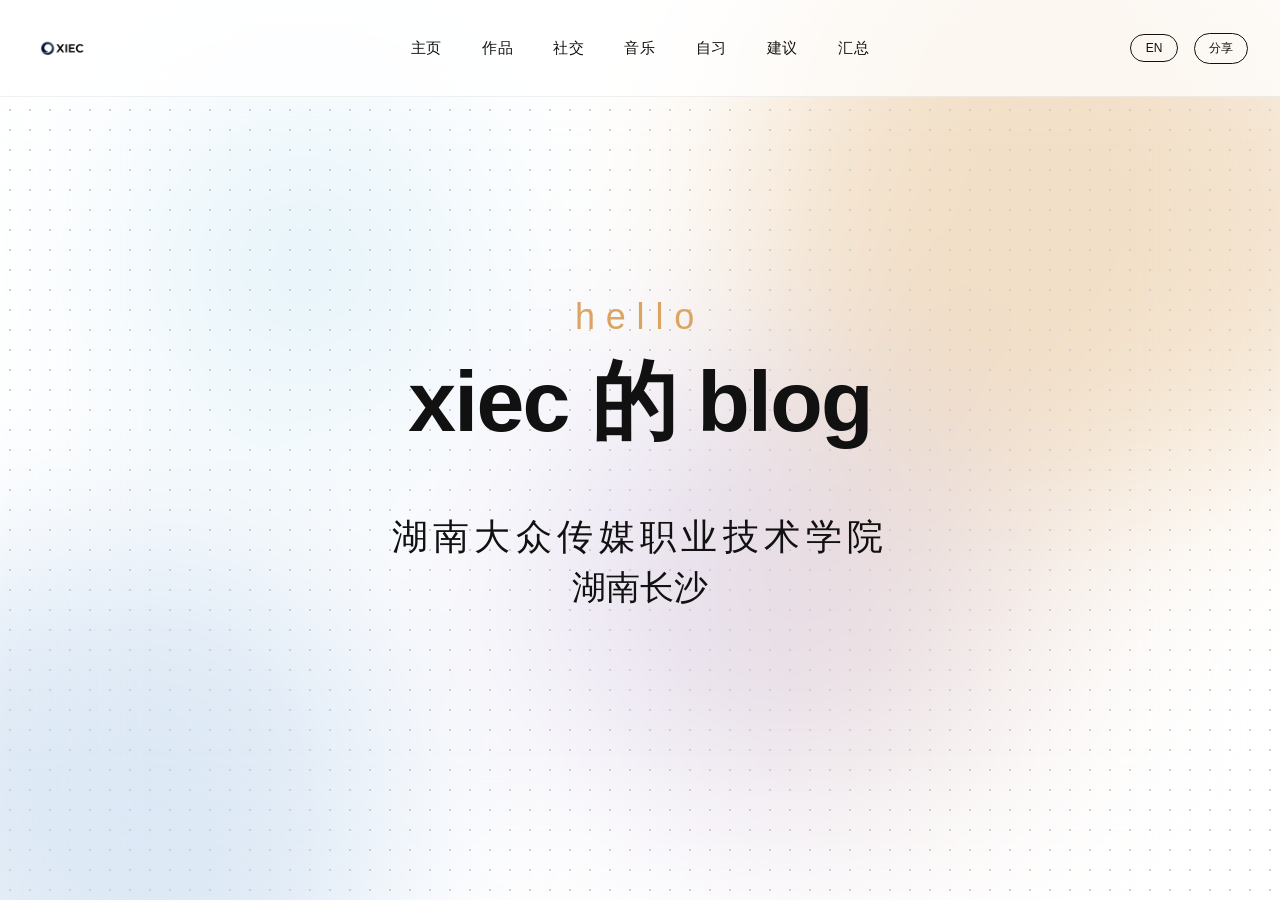
<file: index.html>
<!DOCTYPE html>
<html lang="zh-CN">
<head>
  <meta charset="UTF-8" />
  <meta name="viewport" content="width=device-width, initial-scale=1.0" />
  <title>xiec 的 blog</title>
  <link rel="stylesheet" href="./styles.css" />
</head>
<body class="page-home">
  <!-- Header -->
  <header class="header">
    <div class="header__left">
      <a href="./index.html" class="header__logo">
        <img src="./images/logo.png" alt="XIEC" class="header__logoImg" />
      </a>
    </div>
    <nav class="header__nav">
      <a href="#" class="header__navLink is-active">主页</a>
      <a href="./works.html" class="header__navLink">作品</a>
      <a href="./social.html" class="header__navLink">社交</a>
      <a href="./music.html" class="header__navLink">音乐</a>
      <a href="./zixi.html" class="header__navLink" target="_blank">自习</a>
      <a href="./suggest.html" class="header__navLink">建议</a>
      <a href="./summary.html" class="header__navLink">汇总</a>
    </nav>
    <div class="header__right">
      <button class="header__lang">EN</button>
      <button class="header__share">分享</button>
    </div>
  </header>

  <!-- 毛玻璃 + 色彩流动背景 -->
  <div class="flow-bg">
    <div class="flow-blob flow-blob--1"></div>
    <div class="flow-blob flow-blob--2"></div>
    <div class="flow-blob flow-blob--3"></div>
    <div class="flow-blob flow-blob--4"></div>
    <div class="flow-blob flow-blob--5"></div>
  </div>
  <div class="glass-overlay"></div>

  <!-- Hero 区域 -->
  <section class="hero">
    <div class="hero__content">
      <div class="hero__brand">hello</div>
      <h1 class="hero__title" id="heroTitle">xiec 的 blog</h1>
      <div class="hero__countdown">
        <div class="hero__label">湖南大众传媒职业技术学院</div>
        <div class="hero__num" id="heroNum">湖南长沙</div>
      </div>
    </div>
  </section>

  <!-- 自定义光标 -->
  <div class="cursor" id="cursor"></div>

  <script src="./script.js"></script>
</body>
</html>
</file>
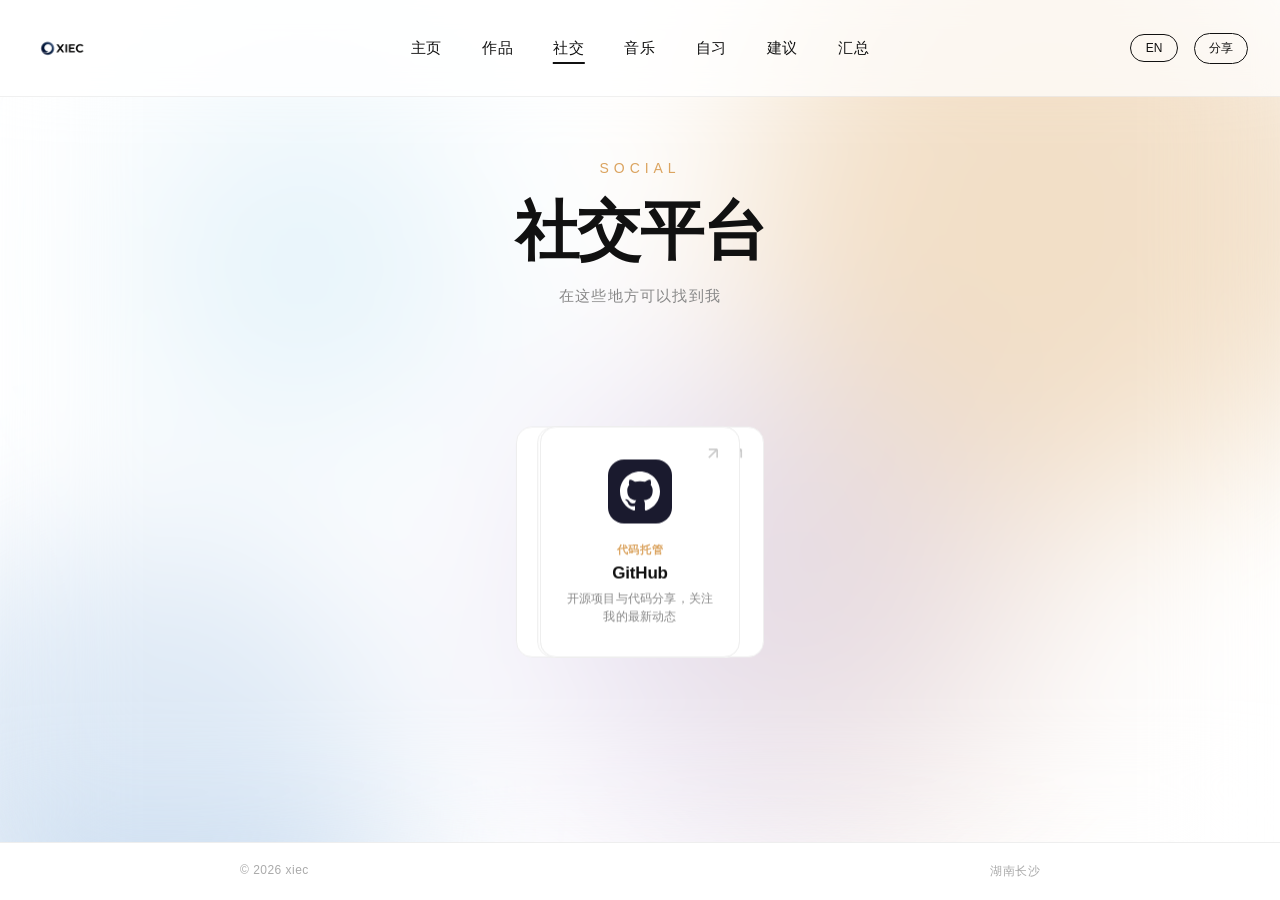
<file: social.html>
<!DOCTYPE html>
<html lang="zh-CN">
<head>
  <meta charset="UTF-8" />
  <meta name="viewport" content="width=device-width, initial-scale=1.0" />
  <title>社交 - xiec 的 blog</title>
  <link rel="stylesheet" href="./styles.css" />
  <link rel="stylesheet" href="./social.css" />
</head>
<body>
  <!-- Header -->
  <header class="header">
    <div class="header__left">
      <a href="./index.html" class="header__logo">
        <img src="./images/logo.png" alt="XIEC" class="header__logoImg" />
      </a>
    </div>
    <nav class="header__nav">
      <a href="./index.html" class="header__navLink">主页</a>
      <a href="./works.html" class="header__navLink">作品</a>
      <a href="#" class="header__navLink is-active">社交</a>
      <a href="./music.html" class="header__navLink">音乐</a>
      <a href="./zixi.html" class="header__navLink" target="_blank">自习</a>
      <a href="./suggest.html" class="header__navLink">建议</a>
      <a href="./summary.html" class="header__navLink">汇总</a>
    </nav>
    <div class="header__right">
      <button class="header__lang">EN</button>
      <button class="header__share">分享</button>
    </div>
  </header>



  <!-- 毛玻璃 + 色彩流动背景 -->
  <div class="flow-bg">
    <div class="flow-blob flow-blob--1"></div>
    <div class="flow-blob flow-blob--2"></div>
    <div class="flow-blob flow-blob--3"></div>
    <div class="flow-blob flow-blob--4"></div>
    <div class="flow-blob flow-blob--5"></div>
  </div>
  <div class="glass-overlay"></div>

  <!-- 社交展示区域 -->
  <main class="social">
    <!-- 顶部标题 -->
    <section class="social__hero">
      <div class="social__hero-brand">SOCIAL</div>
      <h1 class="social__hero-title">社交平台</h1>
      <p class="social__hero-desc">在这些地方可以找到我</p>
    </section>

    <!-- 社交卡片网格 -->
    <div class="social__grid">
      <!-- 卡片 1 - GitHub -->
      <a href="https://github.com" class="social__card" target="_blank" rel="noopener">
        <div class="social__card-icon">
          <svg viewBox="0 0 24 24" fill="currentColor" width="40" height="40">
            <path d="M12 0C5.37 0 0 5.37 0 12c0 5.3 3.438 9.8 8.205 11.387.6.113.82-.258.82-.577 0-.285-.01-1.04-.015-2.04-3.338.724-4.042-1.61-4.042-1.61-.546-1.387-1.333-1.756-1.333-1.756-1.089-.745.083-.73.083-.73 1.205.085 1.838 1.236 1.838 1.236 1.07 1.835 2.809 1.305 3.495.998.108-.776.418-1.305.762-1.604-2.665-.3-5.466-1.332-5.466-5.93 0-1.31.465-2.38 1.235-3.22-.135-.303-.54-1.523.105-3.176 0 0 1.005-.322 3.3 1.23.96-.267 1.98-.399 3-.405 1.02.006 2.04.138 3 .405 2.28-1.552 3.285-1.23 3.285-1.23.645 1.653.24 2.873.12 3.176.765.84 1.23 1.91 1.23 3.22 0 4.61-2.805 5.625-5.475 5.92.42.36.81 1.096.81 2.22 0 1.606-.015 2.896-.015 3.286 0 .315.21.69.825.57C20.565 21.795 24 17.295 24 12 24 5.37 18.63 0 12 0z"/>
          </svg>
        </div>
        <div class="social__card-info">
          <span class="social__card-tag">代码托管</span>
          <h3 class="social__card-title">GitHub</h3>
          <p class="social__card-desc">开源项目与代码分享，关注我的最新动态</p>
        </div>
        <div class="social__card-arrow">
          <svg viewBox="0 0 24 24" fill="none" stroke="currentColor" stroke-width="2" width="20" height="20">
            <path d="M7 17L17 7M17 7H7M17 7V17"/>
          </svg>
        </div>
      </a>

      <!-- 卡片 2 - 小红书 -->
      <a href="https://www.xiaohongshu.com" class="social__card" target="_blank" rel="noopener">
        <div class="social__card-icon" style="background: #ff2442;">
          <svg viewBox="0 0 24 24" fill="white" width="34" height="34">
            <path d="M12 0C5.372 0 0 5.372 0 12s5.372 12 12 12 12-5.372 12-12S18.628 0 12 0zm0 21.6c-5.302 0-9.6-4.298-9.6-9.6S6.698 2.4 12 2.4s9.6 4.298 9.6 9.6-4.298 9.6-9.6 9.6z"/>
            <circle cx="12" cy="12" r="6"/>
            <circle cx="12" cy="12" r="2.4" fill="#ff2442"/>
          </svg>
        </div>
        <div class="social__card-info">
          <span class="social__card-tag">生活方式</span>
          <h3 class="social__card-title">小红书</h3>
          <p class="social__card-desc">分享设计灵感、摄影作品与日常创作</p>
        </div>
        <div class="social__card-arrow">
          <svg viewBox="0 0 24 24" fill="none" stroke="currentColor" stroke-width="2" width="20" height="20">
            <path d="M7 17L17 7M17 7H7M17 7V17"/>
          </svg>
        </div>
      </a>

      <!-- 卡片 3 - Bilibili -->
      <a href="https://www.bilibili.com" class="social__card" target="_blank" rel="noopener">
        <div class="social__card-icon" style="background: #00a1d6;">
          <svg viewBox="0 0 24 24" fill="white" width="34" height="34">
            <path d="M17.813 4.653h.854c1.51.054 2.769.578 3.773 1.574 1.004.995 1.524 2.249 1.56 3.76v7.36c-.036 1.51-.556 2.769-1.56 3.773s-2.262 1.524-3.773 1.56H5.333c-1.51-.036-2.769-.556-3.773-1.56S.036 18.858 0 17.347v-7.36c.036-1.511.556-2.765 1.56-3.76 1.004-.996 2.262-1.52 3.773-1.574h.774l-1.174-1.12a1.234 1.234 0 0 1-.373-.906c0-.356.124-.658.373-.907l.027-.027c.267-.249.573-.373.92-.373.347 0 .653.124.92.373L9.653 4.44c.071.071.134.142.187.213h4.267a.836.836 0 0 1 .16-.213l2.853-2.747c.267-.249.573-.373.92-.373.347 0 .662.151.929.4.267.249.391.551.391.907 0 .355-.124.657-.373.906zM5.333 7.24c-.746.018-1.373.276-1.88.773-.506.498-.769 1.13-.786 1.894v7.52c.017.764.28 1.395.786 1.893.507.498 1.134.756 1.88.773h13.334c.746-.017 1.373-.275 1.88-.773.506-.498.769-1.129.786-1.893v-7.52c-.017-.765-.28-1.396-.786-1.894-.507-.497-1.134-.755-1.88-.773zM8 11.107c.373 0 .684.124.933.373.25.249.383.569.4.96v1.173c-.017.391-.15.711-.4.96-.249.25-.56.374-.933.374s-.684-.125-.933-.374c-.25-.249-.383-.569-.4-.96V12.44c0-.373.129-.684.386-.933.267-.267.578-.4.934-.4zm8 0c.373 0 .684.124.933.373.25.249.383.569.4.96v1.173c-.017.391-.15.711-.4.96-.249.25-.56.374-.933.374s-.684-.125-.933-.374c-.25-.249-.383-.569-.4-.96V12.44c.017-.391.15-.711.4-.96.249-.249.56-.373.933-.373Z"/>
          </svg>
        </div>
        <div class="social__card-info">
          <span class="social__card-tag">视频创作</span>
          <h3 class="social__card-title">Bilibili</h3>
          <p class="social__card-desc">创意视频、技术教程与 Vlog 记录</p>
        </div>
        <div class="social__card-arrow">
          <svg viewBox="0 0 24 24" fill="none" stroke="currentColor" stroke-width="2" width="20" height="20">
            <path d="M7 17L17 7M17 7H7M17 7V17"/>
          </svg>
        </div>
      </a>

      <!-- 卡片 4 - 抖音 -->
      <a href="https://www.douyin.com" class="social__card" target="_blank" rel="noopener">
        <div class="social__card-icon" style="background: #000;">
          <svg viewBox="0 0 24 24" fill="white" width="34" height="34">
            <path d="M12.525.02c1.31-.02 2.61-.01 3.91-.02.08 1.53.63 3.09 1.75 4.17 1.12 1.11 2.7 1.62 4.24 1.79v4.03c-1.44-.05-2.89-.35-4.2-.97-.57-.26-1.1-.59-1.62-.93-.01 2.92.01 5.84-.02 8.75-.08 1.4-.54 2.79-1.35 3.94-1.31 1.92-3.58 3.17-5.91 3.21-1.43.08-2.86-.31-4.08-1.03-2.02-1.19-3.44-3.37-3.65-5.71-.02-.5-.03-1-.01-1.49.18-1.9 1.12-3.72 2.58-4.96 1.66-1.44 3.98-2.13 6.15-1.72.02 1.48-.04 2.96-.04 4.44-.99-.32-2.15-.23-3.02.37-.63.41-1.11 1.04-1.36 1.75-.21.51-.15 1.07-.14 1.61.24 1.64 1.82 3.02 3.5 2.87 1.12-.01 2.19-.66 2.77-1.61.19-.33.4-.67.41-1.06.1-1.79.06-3.57.07-5.36.01-4.03-.01-8.05.02-12.07z"/>
          </svg>
        </div>
        <div class="social__card-info">
          <span class="social__card-tag">短视频</span>
          <h3 class="social__card-title">抖音</h3>
          <p class="social__card-desc">短视频创作，记录生活精彩瞬间</p>
        </div>
        <div class="social__card-arrow">
          <svg viewBox="0 0 24 24" fill="none" stroke="currentColor" stroke-width="2" width="20" height="20">
            <path d="M7 17L17 7M17 7H7M17 7V17"/>
          </svg>
        </div>
      </a>

      <!-- 卡片 5 - QQ -->
      <a href="https://im.qq.com" class="social__card" target="_blank" rel="noopener">
        <div class="social__card-icon" style="background: #12b7f5;">
          <svg viewBox="0 0 24 24" fill="white" width="34" height="34">
            <path d="M12 0C5.373 0 0 5.373 0 12s5.373 12 12 12 12-5.373 12-12S18.627 0 12 0zm3.5 17.5c-.5.3-1.2.5-2 .5-1.2 0-2.2-.4-3-1-.8.6-1.8 1-3 1-.8 0-1.5-.2-2-.5-1-.5-1.5-1.5-1.5-2.5 0-.5.1-1 .4-1.5.4-.7 1-1.2 1.8-1.4-.4-.3-.7-.8-.7-1.3 0-.9.7-1.6 1.6-1.6.4 0 .8.2 1.1.4.3-.7 1-1.2 1.8-1.2.8 0 1.5.5 1.8 1.2.3-.3.7-.4 1.1-.4.9 0 1.6.7 1.6 1.6 0 .5-.3 1-.7 1.3.8.2 1.4.7 1.8 1.4.3.5.4 1 .4 1.5 0 1-.5 2-1.5 2.5z"/>
          </svg>
        </div>
        <div class="social__card-info">
          <span class="social__card-tag">即时通讯</span>
          <h3 class="social__card-title">QQ</h3>
          <p class="social__card-desc">日常聊天与好友互动，加入技术交流群</p>
        </div>
        <div class="social__card-arrow">
          <svg viewBox="0 0 24 24" fill="none" stroke="currentColor" stroke-width="2" width="20" height="20">
            <path d="M7 17L17 7M17 7H7M17 7V17"/>
          </svg>
        </div>
      </a>

      <!-- 卡片 6 - 微信 -->
      <a href="https://weixin.qq.com" class="social__card" target="_blank" rel="noopener">
        <div class="social__card-icon" style="background: #07c160;">
          <svg viewBox="0 0 24 24" fill="white" width="34" height="34">
            <path d="M8.691 2.188C3.891 2.188 0 5.476 0 9.53c0 2.212 1.17 4.203 3.002 5.55a.59.59 0 0 1 .213.665l-.39 1.48c-.019.07-.048.141-.048.213 0 .163.13.295.29.295a.326.326 0 0 0 .167-.054l1.903-1.114a.864.864 0 0 1 .717-.098 10.16 10.16 0 0 0 2.837.403c.276 0 .543-.027.811-.05-.857-2.578.157-4.972 1.932-6.446 1.703-1.415 3.882-1.98 5.853-1.838-.576-3.583-4.196-6.348-8.596-6.348zM5.785 5.991c.642 0 1.162.529 1.162 1.18a1.17 1.17 0 0 1-1.162 1.178A1.17 1.17 0 0 1 4.623 7.17c0-.651.52-1.18 1.162-1.18zm5.813 0c.642 0 1.162.529 1.162 1.18a1.17 1.17 0 0 1-1.162 1.178 1.17 1.17 0 0 1-1.162-1.178c0-.651.52-1.18 1.162-1.18zm3.68 4.154c-3.303 0-5.987 2.418-5.987 5.394 0 2.975 2.684 5.393 5.987 5.393.553 0 1.105-.067 1.643-.2a.55.55 0 0 1 .458.064l1.214.71a.206.206 0 0 0 .106.034.188.188 0 0 0 .184-.188c0-.045-.02-.091-.03-.135l-.25-.944a.376.376 0 0 1 .136-.424c1.168-.86 1.85-2.033 1.85-3.31 0-2.976-2.684-5.394-5.987-5.394zm-1.957 2.83c.41 0 .74.337.74.752a.746.746 0 0 1-.74.752.746.746 0 0 1-.74-.752c0-.415.33-.752.74-.752zm3.914 0c.41 0 .74.337.74.752a.746.746 0 0 1-.74.752.746.746 0 0 1-.74-.752c0-.415.33-.752.74-.752z"/>
          </svg>
        </div>
        <div class="social__card-info">
          <span class="social__card-tag">即时通讯</span>
          <h3 class="social__card-title">微信</h3>
          <p class="social__card-desc">关注公众号，获取最新资讯与文章推送</p>
        </div>
        <div class="social__card-arrow">
          <svg viewBox="0 0 24 24" fill="none" stroke="currentColor" stroke-width="2" width="20" height="20">
            <path d="M7 17L17 7M17 7H7M17 7V17"/>
          </svg>
        </div>
      </a>

      <!-- 卡片 7 - 微博 -->
      <a href="https://weibo.com" class="social__card" target="_blank" rel="noopener">
        <div class="social__card-icon" style="background: #e6162d;">
          <svg viewBox="0 0 24 24" fill="white" width="34" height="34">
            <path d="M10.098 20.323c-3.977.391-7.414-1.406-7.672-4.02-.259-2.609 2.759-5.047 6.74-5.441 3.979-.394 7.413 1.404 7.671 4.018.259 2.6-2.759 5.049-6.739 5.443zm-3.307-8.664c-2.074-.08-4.084 1.08-5.093 2.823-1.009 1.742-1.133 3.791-.276 5.197.857 1.406 2.913 2.098 5.168 1.827 3.978-.395 6.541-2.98 6.796-5.404.256-2.424-1.808-4.523-6.595-4.443zm12.091-2.372c-1.152-.4-2.374-.224-3.22.462-.846.686-1.218 1.704-.986 2.678.232.974 1.098 1.658 2.28 1.812 1.182.154 2.446-.226 3.327-1.02.881-.794 1.196-1.87.828-2.8-.368-.93-1.077-1.532-2.229-1.132zm-2.46 3.116c-.36-.122-.628-.472-.56-.83.068-.358.425-.592.794-.51.37.082.623.434.552.794-.07.36-.427.59-.786.546zm.83-2.04c-.583-.198-1.206.034-1.534.578-.328.544-.204 1.192.314 1.482.518.29 1.226.094 1.62-.45.394-.544.183-1.164-.4-1.61zm4.268-2.65c-.72-.48-1.58-.684-2.442-.556-.862.128-1.636.56-2.174 1.18-.538.62-.82 1.4-.794 2.168.026.768.312 1.446.808 1.99.496.544 1.176.932 1.924 1.098.748.166 1.514.102 2.164-.186.65-.288 1.15-.78 1.426-1.388.276-.608.318-1.3.12-1.938-.198-.638-.598-1.178-1.132-1.53-.534-.352-1.194-.502-1.862-.42-.668.082-1.272.368-1.698.81-.426.442-.656 1.018-.646 1.612.01.594.258 1.134.706 1.544.448.41 1.052.658 1.694.706.642.048 1.26-.088 1.748-.386.488-.298.822-.742.948-1.254.126-.512.04-1.05-.246-1.496-.286-.446-.732-.768-1.252-.916-.52-.148-1.072-.112-1.554.102-.482.214-.866.586-1.09 1.04-.224.454-.278.96-.156 1.422.122.462.404.84.796 1.072.392.232.85.3 1.294.196.444-.104.818-.372 1.062-.756.244-.384.344-.846.284-1.296-.06-.45-.272-.84-.596-1.104-.324-.264-.736-.39-1.156-.368-.42.022-.81.196-1.106.488-.296.292-.49.68-.556 1.096-.066.416 0 .828.186 1.168.186.34.476.586.818.704.342.118.71.104 1.04-.04.33-.144.586-.394.722-.706.136-.312.148-.66.034-.966-.114-.306-.332-.548-.614-.686-.282-.138-.606-.164-.912-.076-.306.088-.56.276-.716.53-.156.254-.204.556-.136.834.068.278.236.504.476.648.24.144.534.196.824.152.29-.044.548-.18.734-.384.186-.204.292-.46.304-.728.012-.268-.07-.526-.234-.732-.164-.206-.404-.348-.678-.404-.274-.056-.56-.024-.804.096-.244.12-.432.318-.534.562-.102.244-.116.514-.042.758.074.244.224.444.428.578.204.134.45.196.698.182.248-.014.476-.104.646-.254.17-.15.276-.35.306-.568.03-.218-.018-.438-.138-.62-.12-.182-.306-.316-.528-.388-.222-.072-.462-.078-.678-.018-.216.06-.392.186-.504.356-.112.17-.156.374-.128.574.028.2.128.376.286.502.158.126.362.196.576.202.214.006.42-.056.584-.168.164-.112.28-.27.33-.452.05-.182.032-.378-.052-.546-.084-.168-.228-.298-.406-.378-.178-.08-.38-.108-.574-.082-.194.026-.37.108-.504.234-.134.126-.22.288-.248.464-.028.176 0 .354.082.508.082.154.21.274.366.348.156.074.334.1.506.076.172-.024.326-.098.444-.212.118-.114.196-.262.228-.422.032-.16.018-.324-.042-.472-.06-.148-.166-.272-.304-.362-.138-.09-.302-.142-.472-.152-.17-.01-.338.022-.484.094-.146.072-.264.18-.34.316-.076.136-.108.29-.094.444.014.154.07.298.164.42.094.122.222.214.37.27.148.056.31.074.464.054.154-.02.296-.08.412-.174.116-.094.204-.218.256-.36.052-.142.068-.296.046-.446-.022-.15-.08-.29-.17-.41-.09-.12-.21-.214-.348-.276-.138-.062-.29-.09-.442-.082-.152.008-.296.052-.422.13-.126.078-.228.186-.298.316-.07.13-.108.274-.112.422-.004.148.026.294.088.428.062.134.154.248.272.334.118.086.256.142.402.164.146.022.294.01.43-.036.136-.046.256-.128.35-.24.094-.112.16-.25.194-.396.034-.146.036-.296.006-.44-.03-.144-.092-.276-.182-.388-.09-.112-.206-.2-.34-.26-.134-.06-.282-.09-.43-.09-.148 0-.294.03-.422.09-.128.06-.24.148-.326.256-.086.108-.146.234-.176.37-.03.136-.03.276 0 .41.03.134.09.258.176.366.086.108.198.196.328.258.13.062.274.098.42.104.146.006.29-.014.424-.062.134-.048.254-.124.354-.224.1-.1.178-.22.23-.352.052-.132.078-.274.076-.416-.002-.142-.03-.282-.086-.412-.056-.13-.138-.244-.242-.338-.104-.094-.228-.166-.364-.212-.136-.046-.282-.066-.428-.058-.146.008-.288.044-.416.106-.128.062-.24.15-.33.258-.09.108-.158.234-.2.37-.042.136-.058.278-.048.418.01.14.046.276.108.402.062.126.148.238.254.33.106.092.23.162.366.208.136.046.28.066.424.06.144-.006.284-.038.412-.094.128-.056.242-.136.336-.238.094-.102.168-.222.218-.354.05-.132.076-.274.076-.416 0-.142-.026-.282-.078-.412-.052-.13-.13-.244-.23-.338-.1-.094-.218-.166-.348-.212-.13-.046-.268-.066-.408-.058-.14.008-.276.044-.402.106-.126.062-.238.15-.332.258-.094.108-.168.234-.216.37-.048.136-.068.278-.06.418.008.14.04.276.096.402.056.126.136.238.236.33.1.092.218.162.348.208.13.046.268.066.408.06.14-.006.274-.038.398-.094.124-.056.234-.136.324-.238.09-.102.16-.222.208-.354.048-.132.072-.274.072-.416 0-.142-.026-.282-.078-.412-.052-.13-.128-.244-.224-.338-.096-.094-.21-.166-.334-.212-.124-.046-.256-.066-.39-.058-.134.008-.264.044-.386.106-.122.062-.232.15-.322.258-.09.108-.164.234-.21.37-.046.136-.066.278-.058.418.008.14.04.276.096.402.056.126.136.238.236.33.1.092.218.162.348.208.13.046.268.066.408.06.14-.006.274-.038.398-.094.124-.056.234-.136.324-.238.09-.102.16-.222.208-.354.048-.132.072-.274.072-.416z"/>
          </svg>
        </div>
        <div class="social__card-info">
          <span class="social__card-tag">社交媒体</span>
          <h3 class="social__card-title">微博</h3>
          <p class="social__card-desc">分享日常动态，关注热门话题与资讯</p>
        </div>
        <div class="social__card-arrow">
          <svg viewBox="0 0 24 24" fill="none" stroke="currentColor" stroke-width="2" width="20" height="20">
            <path d="M7 17L17 7M17 7H7M17 7V17"/>
          </svg>
        </div>
      </a>

      <!-- 卡片 8 - 网易云音乐 -->
      <a href="https://music.163.com" class="social__card" target="_blank" rel="noopener">
        <div class="social__card-icon" style="background: #c20c0c;">
          <svg viewBox="0 0 24 24" fill="white" width="34" height="34">
            <path d="M12 0C5.373 0 0 5.373 0 12s5.373 12 12 12 12-5.373 12-12S18.627 0 12 0zm4.5 6c.828 0 1.5.672 1.5 1.5v9c0 .828-.672 1.5-1.5 1.5s-1.5-.672-1.5-1.5v-5.38l-4 1.14v5.74c0 .828-.672 1.5-1.5 1.5S8 18.328 8 17.5v-6c0-.594.35-1.13.89-1.36l6-2c.19-.063.4-.098.61-.14z"/>
          </svg>
        </div>
        <div class="social__card-info">
          <span class="social__card-tag">音乐平台</span>
          <h3 class="social__card-title">网易云音乐</h3>
          <p class="social__card-desc">分享歌单与音乐品味，一起听歌互动</p>
        </div>
        <div class="social__card-arrow">
          <svg viewBox="0 0 24 24" fill="none" stroke="currentColor" stroke-width="2" width="20" height="20">
            <path d="M7 17L17 7M17 7H7M17 7V17"/>
          </svg>
        </div>
      </a>
    </div>
  </main>

  <!-- 页脚 -->
  <footer class="social__footer">
    <div class="social__footer-inner">
      <span>© 2026 xiec</span>
      <span>湖南长沙</span>
    </div>
  </footer>

  <script src="./social.js"></script>
</body>
</html>
</file>
<file: styles.css>
/* ========== 全局重置 ========== */
* {
  margin: 0;
  padding: 0;
  box-sizing: border-box;
}

html, body {
  background: #ffffff;
  color: #111111;
  font-family: -apple-system, BlinkMacSystemFont, "PingFang SC", "Microsoft YaHei", sans-serif;
  overflow-x: hidden;
}

/* ========== 毛玻璃背景 + 色彩流动 (全局共享) ========== */
body {
  position: relative;
  display: flex;
  flex-direction: column;
  min-height: 100vh;
}

/* 流动色彩层 */
.flow-bg {
  position: fixed;
  top: 0;
  left: 0;
  width: 100%;
  height: 100%;
  z-index: 0;
  pointer-events: none;
  overflow: hidden;
}

/* 色彩光斑 */
.flow-blob {
  position: absolute;
  border-radius: 50%;
  filter: blur(80px);
  animation-timing-function: cubic-bezier(0.45, 0.05, 0.55, 0.95);
  animation-iteration-count: infinite;
  will-change: transform;
}

/* 暖金色光斑 */
.flow-blob--1 {
  width: 600px;
  height: 600px;
  top: -10%;
  right: -5%;
  background: rgba(219, 164, 96, 0.35);
  animation: flowDrift1 18s ease-in-out infinite;
}

/* 淡蓝色光斑 */
.flow-blob--2 {
  width: 500px;
  height: 500px;
  bottom: -15%;
  left: -8%;
  background: rgba(140, 180, 220, 0.30);
  animation: flowDrift2 20s ease-in-out infinite;
}

/* 薰衣草紫光斑 */
.flow-blob--3 {
  width: 450px;
  height: 450px;
  top: 40%;
  left: 40%;
  background: rgba(170, 150, 210, 0.25);
  animation: flowDrift3 22s ease-in-out infinite;
}

/* 天蓝色光斑 */
.flow-blob--4 {
  width: 350px;
  height: 350px;
  top: 10%;
  left: 10%;
  background: rgba(160, 210, 235, 0.28);
  animation: flowDrift4 16s ease-in-out infinite;
}

/* 暖粉色光斑 */
.flow-blob--5 {
  width: 400px;
  height: 400px;
  bottom: 10%;
  right: 15%;
  background: rgba(220, 180, 160, 0.22);
  animation: flowDrift5 19s ease-in-out infinite;
}

/* 色彩流动动画 */
@keyframes flowDrift1 {
  0%, 100% { transform: translate(0, 0) scale(1) rotate(0deg); }
  25%      { transform: translate(-40px, 30px) scale(1.12) rotate(5deg); }
  50%      { transform: translate(25px, -20px) scale(0.92) rotate(-3deg); }
  75%      { transform: translate(-15px, -35px) scale(1.06) rotate(8deg); }
}

@keyframes flowDrift2 {
  0%, 100% { transform: translate(0, 0) scale(1) rotate(0deg); }
  33%      { transform: translate(35px, -25px) scale(1.10) rotate(-6deg); }
  66%      { transform: translate(-20px, 15px) scale(0.90) rotate(4deg); }
}

@keyframes flowDrift3 {
  0%, 100% { transform: translate(0, 0) scale(1) rotate(0deg); }
  25%      { transform: translate(20px, -18px) scale(1.08) rotate(3deg); }
  50%      { transform: translate(-30px, -10px) scale(0.95) rotate(-5deg); }
  75%      { transform: translate(10px, 25px) scale(1.05) rotate(7deg); }
}

@keyframes flowDrift4 {
  0%, 100% { transform: translate(0, 0) scale(1) rotate(0deg); }
  50%      { transform: translate(-25px, 20px) scale(1.14) rotate(-4deg); }
}

@keyframes flowDrift5 {
  0%, 100% { transform: translate(0, 0) scale(1) rotate(0deg); }
  50%      { transform: translate(30px, -15px) scale(1.10) rotate(6deg); }
}

/* 毛玻璃覆盖层 */
.glass-overlay {
  position: fixed;
  top: 0;
  left: 0;
  width: 100%;
  height: 100%;
  z-index: 0;
  pointer-events: none;
  backdrop-filter: blur(60px);
  -webkit-backdrop-filter: blur(60px);
}

a, button {
  color: inherit;
  background: none;
  border: none;
  font: inherit;
  text-decoration: none;
}

/* ========== Header ========== */
.header {
  position: fixed;
  top: 0;
  left: 0;
  right: 0;
  z-index: 99;
  display: flex;
  justify-content: space-between;
  align-items: center;
  padding: 18px 32px;
  transition: color .3s, background .3s;
  color: #111;
  background: rgba(255, 255, 255, 0.72);
  backdrop-filter: blur(12px);
  -webkit-backdrop-filter: blur(12px);
  border-bottom: 1px solid rgba(0, 0, 0, 0.06);
}

.header__left {
  display: flex;
  align-items: center;
  flex: 1;
}

.header__logo {
  display: flex;
  align-items: center;
  gap: 8px;
  font-size: 18px;
  font-weight: 600;
  letter-spacing: 0.02em;
}

.header__logoIcon {
  display: none;
}

.header__logoImg {
  display: block;
  height: 60px;
  width: auto;
  object-fit: contain;
}

/* 居中导航 */
.header__nav {
  display: flex;
  align-items: center;
  gap: 40px;
  position: absolute;
  left: 50%;
  transform: translateX(-50%);
}

.header__navLink {
  font-size: 15px;
  font-weight: 500;
  letter-spacing: 0.04em;
  padding: 4px 0;
  position: relative;
  transition: opacity .2s;
}

.header__navLink::after {
  content: '';
  position: absolute;
  bottom: -2px;
  left: 0;
  width: 0;
  height: 1.5px;
  background: #111;
  transition: width .3s cubic-bezier(.22,1,.36,1);
}

.header__navLink:hover::after {
  width: 100%;
}

.header__status {
  display: none;
}

.header__statusDot {
  width: 8px;
  height: 8px;
  border-radius: 50%;
  background: #dba460;
  animation: statusPulse 1.6s ease-in-out infinite;
}

@keyframes statusPulse {
  0%, 50% { opacity: 1; }
  50.01%, 100% { opacity: 0.25; }
}

.header__right {
  display: flex;
  align-items: center;
  justify-content: flex-end;
  gap: 16px;
  font-size: 13px;
  flex: 1;
}

.header__counter {
  opacity: 0.7;
  margin-right: 8px;
}

.header__icon {
  display: inline-flex;
  align-items: center;
  justify-content: center;
  width: 32px;
  height: 32px;
  opacity: 0.85;
  transition: opacity .2s, color .3s;
}

.header__icon:hover {
  opacity: 0.6;
}

@media (hover: hover) and (pointer: fine) {
  .header__icon:hover { color: #b67d32; }
}

.header__lang, .header__share {
  padding: 6px 14px;
  border: 1px solid #111;
  border-radius: 999px;
  font-size: 12px;
  transition: background .2s, color .2s;
  min-width: 48px;
}

@media (hover: hover) and (pointer: fine) {
  .header__lang:hover, .header__share:hover {
    background: #111;
    color: #fff;
  }
}

/* ========== Hero 区域 ========== */
.hero {
  position: relative;
  height: 100vh;
  min-height: 720px;
  display: flex;
  align-items: center;
  justify-content: center;
  overflow: hidden;
}

.hero__content {
  position: relative;
  z-index: 3;
  text-align: center;
  padding: 0 24px;
  width: 100%;
  max-width: 1100px;
}

.hero__brand {
  font-size: 36px;
  letter-spacing: 0.3em;
  color: #dba460;
  margin-bottom: 16px;
  opacity: 0;
  animation: fadeInUp 1s 0.2s forwards;
  transition: color 0.3s ease, transform 0.2s ease-out;
}

.hero__title {
  font-size: clamp(86px, 6vw, 122px);
  font-weight: 700;
  line-height: 1.1;
  color: #111;
  letter-spacing: -0.02em;
  margin-bottom: 64px;
  transition: color 0.3s ease;
  white-space: nowrap;
}

.hero__title .hero__char {
  display: inline-block;
  transition: transform 0.12s ease-out;
}

.hero__countdown {
  display: flex;
  flex-direction: column;
  align-items: center;
  gap: 8px;
  margin-top: 24px;
  animation: fadeInUp 1s 0.8s both;
}

.hero__label {
  font-size: 36px;
  letter-spacing: 0.15em;
  color: #111;
  opacity: 1;
  transition: color 0.3s ease, transform 0.2s ease-out;
}

.hero__num {
  font-size: 34px;
  font-weight: 400;
  line-height: 1;
  color: #111;
  font-variant-numeric: tabular-nums;
  transition: color 0.3s ease, transform 0.2s ease-out;
}

.hero__total {
  display: none;
  font-size: 14px;
  color: #dba460;
  font-style: italic;
  margin-top: 8px;
  letter-spacing: 0.05em;
}

.hero__scroll {
  display: none;
}

@keyframes bounce {
  0%, 100% { transform: translateX(-50%) translateY(0); }
  50% { transform: translateX(-50%) translateY(6px); }
}

@keyframes fadeInUp {
  0% { opacity: 0; transform: translateY(20px); }
  100% { opacity: 1; transform: translateY(0); }
}

/* ========== 自定义光标 ========== */
.cursor {
  position: fixed;
  top: 0;
  left: 0;
  width: 400px;
  height: 400px;
  border-radius: 50%;
  background: #000;
  pointer-events: none;
  z-index: 2;
  transform: translate(-50%, -50%);
  opacity: 0;
  will-change: transform, opacity;
}

/* ========== 主页专属波点背景 ========== */
.page-home .glass-overlay::after {
  content: '';
  position: absolute;
  top: 0;
  left: 0;
  width: 100%;
  height: 100%;
  pointer-events: none;
  background-image: radial-gradient(circle, #d0d0d0 1px, transparent 1px);
  background-size: 20px 20px;
}

/* ========== 响应式 ========== */
@media (max-width: 768px) {
  .cursor { display: none !important; }
  body, a, button { cursor: auto; }
  .header { padding: 14px 16px; }
  .header__statusText, .header__counter { display: none; }
  .header__lang, .header__share { padding: 5px 10px; font-size: 11px; }
  .hero__title { font-size: 32px; }
}
</file>
<file: social.css>
/* ========== 社交页专属样式 ========== */

/* 当前页导航高亮 */
.header__navLink.is-active::after {
  width: 100%;
}

/* ========== 社交 Hero ========== */
.social__hero {
  position: relative;
  z-index: 1;
  padding: 160px 24px 60px;
  text-align: center;
}

.social__hero-brand {
  font-size: 14px;
  letter-spacing: 0.35em;
  color: #dba460;
  margin-bottom: 12px;
  animation: fadeInUp 0.8s 0.1s both;
}

.social__hero-title {
  font-size: clamp(42px, 6vw, 64px);
  font-weight: 700;
  color: #111;
  letter-spacing: -0.02em;
  margin-bottom: 12px;
  animation: fadeInUp 0.8s 0.2s both;
}

.social__hero-desc {
  font-size: 15px;
  color: #888;
  letter-spacing: 0.08em;
  animation: fadeInUp 0.8s 0.3s both;
}

/* ========== 社交卡片网格 ========== */
.social__grid {
  position: relative;
  z-index: 1;
  display: flex;
  justify-content: center;
  flex-wrap: wrap;
  gap: 0;
  max-width: 1400px;
  margin: 0 auto;
  padding: 0 32px 80px;
}

/* 动画完成前默认隐藏卡片，避免 flex 布局闪现 */
.social__card {
  opacity: 0;
}

/* 入场动画期间隐藏卡片（由 JS 接管） */
.social__grid.is-entering .social__card {
  opacity: 0;
  animation: none;
}

/* 动画完成后显示 */
.social__grid.is-done .social__card {
  opacity: 1;
}

/* 动画完成后：卡片由 JS fixed 定位，hover 效果由 JS 驱动 transform */
.social__grid.is-done .social__card {
  transition: transform 0.4s cubic-bezier(.22,1,.36,1),
              box-shadow 0.4s cubic-bezier(.22,1,.36,1),
              border-color 0.4s ease;
}

/* ========== 社交卡片 ========== */
.social__card {
  position: relative;
  display: flex;
  flex-direction: column;
  align-items: center;
  text-align: center;
  gap: 16px;
  padding: 32px 20px 28px;
  border-radius: 16px;
  background: #fff;
  border: 1px solid #eee;
  text-decoration: none;
  width: 200px;
  box-sizing: border-box;
  transition: transform 0.4s cubic-bezier(.22,1,.36,1),
              box-shadow 0.4s cubic-bezier(.22,1,.36,1),
              border-color 0.4s ease;
  overflow: hidden;
}

.social__card::before {
  content: '';
  position: absolute;
  top: 0;
  left: 0;
  right: 0;
  bottom: 0;
  background: linear-gradient(135deg, rgba(219,164,96,0.04), rgba(219,164,96,0.01));
  opacity: 0;
  transition: opacity 0.4s ease;
}

.social__card:hover {
  transform: translateY(-140px) scale(1.06);
  box-shadow: 0 40px 100px rgba(0,0,0,0.25);
  border-color: #dba460;
  z-index: 999;
}

.social__card:hover::before {
  opacity: 1;
}

/* 卡片图标 */
.social__card-icon {
  flex-shrink: 0;
  width: 64px;
  height: 64px;
  border-radius: 16px;
  background: #1a1a2e;
  display: flex;
  align-items: center;
  justify-content: center;
  color: #fff;
  transition: transform 0.4s cubic-bezier(.22,1,.36,1);
}

.social__card:hover .social__card-icon {
  transform: scale(1.08);
}

/* 卡片信息 */
.social__card-info {
  width: 100%;
  min-width: 0;
}

.social__card-tag {
  display: inline-block;
  font-size: 11px;
  font-weight: 600;
  letter-spacing: 0.06em;
  color: #dba460;
  text-transform: uppercase;
  margin-bottom: 6px;
}

.social__card-title {
  font-size: 17px;
  font-weight: 700;
  color: #111;
  letter-spacing: -0.01em;
  margin-bottom: 6px;
  transition: color 0.3s ease;
}

.social__card:hover .social__card-title {
  color: #dba460;
}

.social__card-desc {
  font-size: 12px;
  color: #888;
  line-height: 1.5;
  letter-spacing: 0.02em;
}

/* 箭头 */
.social__card-arrow {
  position: absolute;
  top: 16px;
  right: 16px;
  color: #ccc;
  transition: all 0.3s cubic-bezier(.22,1,.36,1);
}

.social__card:hover .social__card-arrow {
  color: #dba460;
  transform: translate(2px, -2px);
}

/* ========== 页脚 ========== */
.social__footer {
  position: relative;
  z-index: 1;
  border-top: 1px solid #eee;
  padding: 20px 32px;
  margin-top: auto;
  background: #fff;
}

.social__footer-inner {
  max-width: 800px;
  margin: 0 auto;
  display: flex;
  justify-content: space-between;
  font-size: 12px;
  color: #aaa;
  letter-spacing: 0.04em;
}

/* ========== 响应式 ========== */
@media (max-width: 1200px) {
  .social__grid {
    max-width: 900px;
  }
}

@media (max-width: 768px) {
  .social__grid {
    max-width: 500px;
  }

  .social__card {
    flex-direction: row;
    align-items: center;
    text-align: left;
    padding: 22px 20px;
    gap: 16px;
  }

  .social__card-icon {
    width: 56px;
    height: 56px;
    border-radius: 14px;
  }

  .social__card-title {
    font-size: 16px;
  }

  .social__card-arrow {
    position: static;
  }
}

@media (max-width: 640px) {
  .social__hero {
    padding: 140px 20px 40px;
  }

  .social__hero-title {
    font-size: 32px;
  }

  .social__grid {
    padding: 0 20px;
  }

  .social__card {
    padding: 20px 18px;
    gap: 14px;
  }

  .social__card-icon {
    width: 56px;
    height: 56px;
    border-radius: 12px;
  }

  .social__footer-inner {
    flex-direction: column;
    align-items: center;
    gap: 8px;
  }
}
</file>
